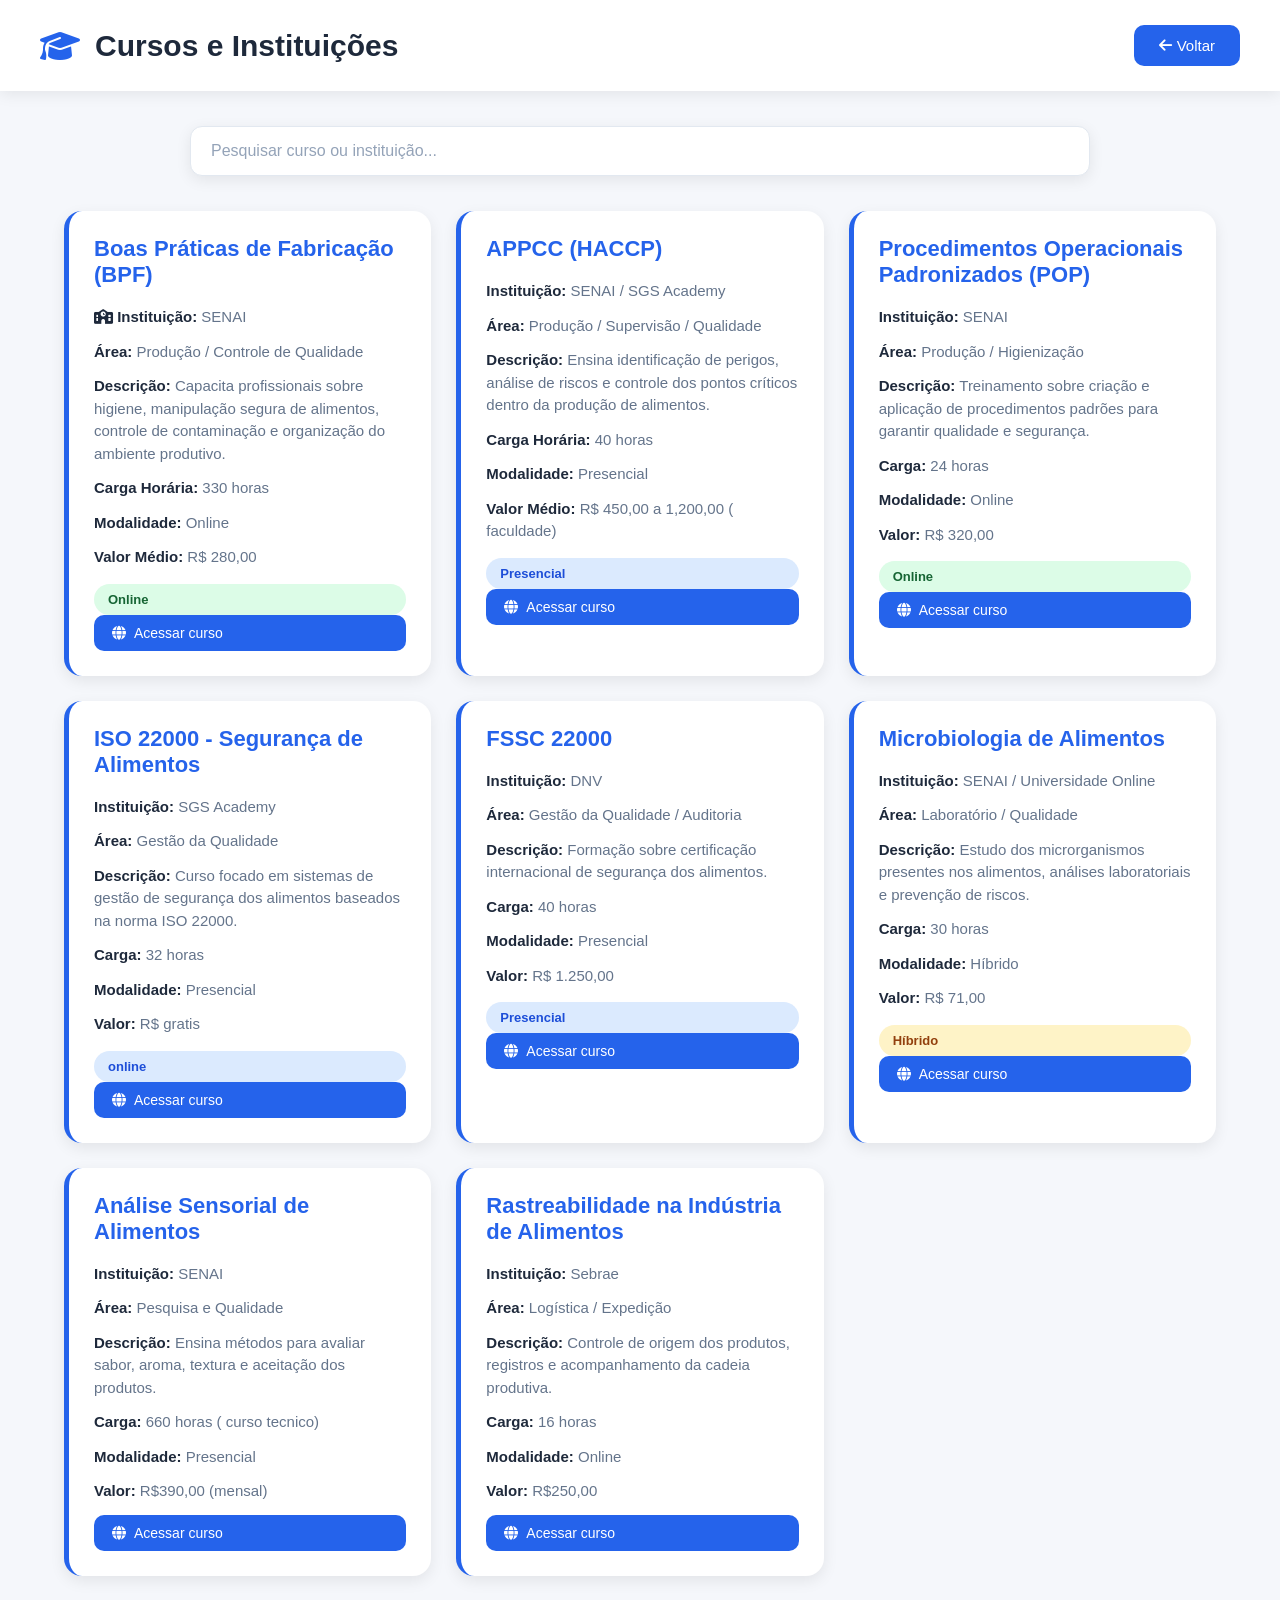
<file: cursos.html>
<!DOCTYPE html>
<html lang="pt-br">

<head>

<meta charset="UTF-8">
<meta name="viewport" content="width=device-width, initial-scale=1.0">

<title>Cursos e Instituições</title>


<link rel="stylesheet" href="inst.css">

<link rel="stylesheet" 
href="https://cdnjs.cloudflare.com/ajax/libs/font-awesome/6.5.0/css/all.min.css">


</head>


<body>


<header class="topo">

<h1>
<i class="fa-solid fa-graduation-cap"></i>
Cursos e Instituições
</h1>


<button class="btn-voltar" onclick="voltarDashboard()">
<i class="fa-solid fa-arrow-left"></i>
Voltar
</button>


</header>




<main>


<div class="pesquisa">


<input 
type="text"
id="pesquisa"
placeholder="Pesquisar curso ou instituição..."
onkeyup="pesquisarCurso()">


</div>





<section id="listaCursos">



<!-- BPF -->

<div class="card-curso">

<h2>
Boas Práticas de Fabricação (BPF)
</h2>


<p>
<b><i class="fa-solid fa-school"></i> Instituição:</b>
SENAI
</p>


<p>
<b>Área:</b>
Produção / Controle de Qualidade
</p>


<p>
<b>Descrição:</b>
Capacita profissionais sobre higiene, manipulação segura de alimentos,
controle de contaminação e organização do ambiente produtivo.
</p>


<p>
<b>Carga Horária:</b>
330 horas
</p>


<p>
<b>Modalidade:</b>
Online
</p>


<p>
<b>Valor Médio:</b>
R$ 280,00 
</p>


<span class="tag-online">
Online
</span>

<a 
    href="https://cursos.sesisenai.org.br/cursos-profissionalizantes/boas-praticas-de-fabricacao-de-alimentos-e-bebidas/4102"
    target="_blank"
    class="btn-site">

        <i class="fa-solid fa-globe"></i>

        Acessar curso

</a>

</div>






<!-- APPCC -->

<div class="card-curso">


<h2>
APPCC (HACCP)
</h2>


<p>
<b>Instituição:</b>
SENAI / SGS Academy
</p>


<p>
<b>Área:</b>
Produção / Supervisão / Qualidade
</p>


<p>
<b>Descrição:</b>
Ensina identificação de perigos, análise de riscos e controle dos pontos
críticos dentro da produção de alimentos.
</p>


<p>
<b>Carga Horária:</b>
40 horas
</p>


<p>
<b>Modalidade:</b>
Presencial
</p>


<p>
<b>Valor Médio:</b>
R$ 450,00 a 1,200,00 ( faculdade)
</p>


<span class="tag-presencial">
Presencial
</span>


<a 
    href="https://www.sgsacademy.com.br/produto/haccpintr-ead-1659992682689/haccp-analise-de-perigos-e-pontos-criticos-de-controle-introducao"
    target="_blank"
    class="btn-site">

        <i class="fa-solid fa-globe"></i>

        Acessar curso

</a>


</div>






<!-- POP -->


<div class="card-curso">


<h2>
Procedimentos Operacionais Padronizados (POP)
</h2>


<p>
<b>Instituição:</b>
SENAI
</p>


<p>
<b>Área:</b>
Produção / Higienização
</p>


<p>
<b>Descrição:</b>
Treinamento sobre criação e aplicação de procedimentos padrões
para garantir qualidade e segurança.
</p>


<p>
<b>Carga:</b>
24 horas
</p>


<p>
<b>Modalidade:</b>
Online
</p>


<p>
<b>Valor:</b>
R$ 320,00
</p>


<span class="tag-online">
Online
</span>

<a 
    href="https://cursos.sesisenai.org.br/cursos-profissionalizantes/boas-praticas-de-fabricacao-de-alimentos-e-bebidas/4102"
    target="_blank"
    class="btn-site">

        <i class="fa-solid fa-globe"></i>

        Acessar curso

</a>



</div>







<!-- ISO -->


<div class="card-curso">


<h2>
ISO 22000 - Segurança de Alimentos
</h2>


<p>
<b>Instituição:</b>
SGS Academy
</p>


<p>
<b>Área:</b>
Gestão da Qualidade
</p>


<p>
<b>Descrição:</b>
Curso focado em sistemas de gestão de segurança dos alimentos
baseados na norma ISO 22000.
</p>


<p>
<b>Carga:</b>
32 horas
</p>


<p>
<b>Modalidade:</b>
Presencial
</p>


<p>
<b>Valor:</b>
R$ gratis
</p>


<span class="tag-presencial">
online
</span>

<a 
    href="https://learning.sgs.com/lmt/clmscatalogdetails.prMain?in_sessionid=&in_offeringId=53405657&in_from_module=CLMSSHARE.PRMAIN~CLMSLEARNINGPATHDETAILS.PRMAIN&in_language_identifier=pt-br&site=sgsssc&in_region=za"
    target="_blank"
    class="btn-site">

        <i class="fa-solid fa-globe"></i>

        Acessar curso

</a>




</div>







<!-- FSSC -->


<div class="card-curso">


<h2>
FSSC 22000
</h2>


<p>
<b>Instituição:</b>
DNV
</p>


<p>
<b>Área:</b>
Gestão da Qualidade / Auditoria
</p>


<p>
<b>Descrição:</b>
Formação sobre certificação internacional de segurança dos alimentos.
</p>


<p>
<b>Carga:</b>
40 horas
</p>


<p>
<b>Modalidade:</b>
Presencial
</p>


<p>
<b>Valor:</b>
R$ 1.250,00
</p>


<span class="tag-presencial">
Presencial
</span>

<a 
    href="https://www.dnv.com.br/training/iso-9001-induction-course/"
    target="_blank"
    class="btn-site">

        <i class="fa-solid fa-globe"></i>

        Acessar curso

</a>


</div>







<!-- MICROBIOLOGIA -->


<div class="card-curso">


<h2>
Microbiologia de Alimentos
</h2>


<p>
<b>Instituição:</b>
SENAI / Universidade Online
</p>


<p>
<b>Área:</b>
Laboratório / Qualidade
</p>


<p>
<b>Descrição:</b>
Estudo dos microrganismos presentes nos alimentos,
análises laboratoriais e prevenção de riscos.
</p>


<p>
<b>Carga:</b>
30 horas
</p>


<p>
<b>Modalidade:</b>
Híbrido
</p>


<p>
<b>Valor:</b>
R$ 71,00
</p>


<span class="tag-hibrido">
Híbrido
</span>

<a 
    href="https://cursos.sesisenai.org.br/cursos-profissionalizantes/higiene-do-alimento-microbiologia-de-alimentos/ead/3808/116744"
    target="_blank"
    class="btn-site">

        <i class="fa-solid fa-globe"></i>

        Acessar curso

</a>


</div>







<!-- ANALISE SENSORIAL -->


<div class="card-curso">


<h2>
Análise Sensorial de Alimentos
</h2>


<p>
<b>Instituição:</b>
SENAI
</p>


<p>
<b>Área:</b>
Pesquisa e Qualidade
</p>


<p>
<b>Descrição:</b>
Ensina métodos para avaliar sabor, aroma, textura e aceitação dos produtos.
</p>


<p>
<b>Carga:</b>
660 horas ( curso tecnico)
</p>


<p>
<b>Modalidade:</b>
Presencial
</p>


<p>
<b>Valor:</b>
R$390,00 (mensal)
</p>

<a 
    href="https://cursos.sesisenai.org.br/graduacao/superior-de-tecnologia-em-alimentos/4720"
    target="_blank"
    class="btn-site">

        <i class="fa-solid fa-globe"></i>

        Acessar curso
</a>


</div>






<!-- RASTREABILIDADE -->


<div class="card-curso">


<h2>
Rastreabilidade na Indústria de Alimentos
</h2>


<p>
<b>Instituição:</b>
Sebrae
</p>


<p>
<b>Área:</b>
Logística / Expedição
</p>


<p>
<b>Descrição:</b>
Controle de origem dos produtos, registros e acompanhamento
da cadeia produtiva.
</p>


<p>
<b>Carga:</b>
16 horas
</p>


<p>
<b>Modalidade:</b>
Online
</p>


<p>
<b>Valor:</b>
R$250,00
</p>

<a 
    href="https://cursos.sesisenai.org.br/cursos-profissionalizantes/boas-praticas-de-fabricacao-de-alimentos-e-bebidas/4102"
    target="_blank"
    class="btn-site">

        <i class="fa-solid fa-globe"></i>

        Acessar curso
</a>


</div>






</section>



</main>





<script>


function voltarDashboard(){

window.location.href="index.html";

}




function pesquisarCurso(){


let pesquisa =
document.getElementById("pesquisa")
.value
.toLowerCase();



let cards =
document.querySelectorAll(".card-curso");



cards.forEach(card=>{


let texto =
card.innerText.toLowerCase();



if(texto.includes(pesquisa)){

card.style.display="block";

}else{

card.style.display="none";

}


});


}



</script>



</body>

</html>
</file>
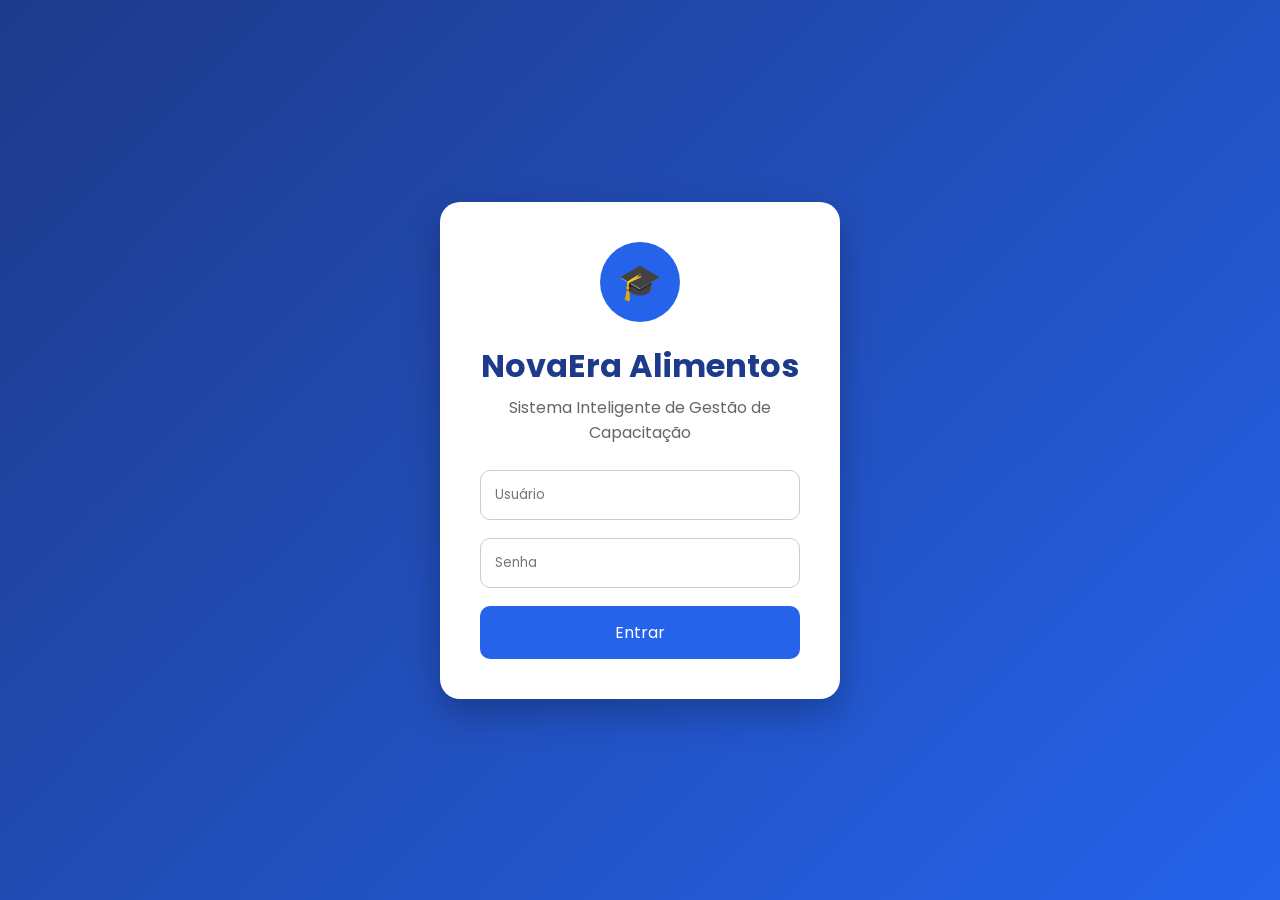
<file: login.html>
<!DOCTYPE html>
<html lang="pt-br">

<head>
    <meta charset="UTF-8">
    <meta name="viewport" content="width=device-width, initial-scale=1.0">
    <title>NovaEra Alimentos</title>

    <link href="https://fonts.googleapis.com/css2?family=Poppins:wght@300;400;500;600;700&display=swap" rel="stylesheet">

    <style>
        *{
            margin:0;
            padding:0;
            box-sizing:border-box;
            font-family:'Poppins',sans-serif;
        }

        body{
            background:linear-gradient(135deg,#1E3A8A,#2563EB);
            height:100vh;
            display:flex;
            justify-content:center;
            align-items:center;
        }

        .login{
            width:400px;
            background:#fff;
            padding:40px;
            border-radius:20px;
            box-shadow:0 15px 35px rgba(0,0,0,.25);
            text-align:center;
        }

        .logo{
            width:80px;
            height:80px;
            margin:auto;
            border-radius:50%;
            background:#2563EB;
            color:white;
            display:flex;
            justify-content:center;
            align-items:center;
            font-size:35px;
            margin-bottom:20px;
        }

        h1{
            color:#1E3A8A;
            margin-bottom:5px;
        }

        p{
            color:#666;
            margin-bottom:25px;
        }

        .input{
            width:100%;
            margin-bottom:18px;
        }

        .input input{
            width:100%;
            padding:14px;
            border:1px solid #ccc;
            border-radius:10px;
            outline:none;
            transition:.3s;
        }

        .input input:focus{
            border-color:#2563EB;
        }

        button{
            width:100%;
            padding:14px;
            border:none;
            border-radius:10px;
            background:#2563EB;
            color:white;
            font-size:16px;
            cursor:pointer;
            transition:.3s;
        }

        button:hover{
            background:#1E40AF;
        }

        .demo{
            margin-top:20px;
            background:#EFF6FF;
            padding:15px;
            border-radius:10px;
            font-size:14px;
        }

        .erro{
            margin-top:15px;
            color:red;
            display:none;
        }

        .mensagem{

            margin-top:15px;

            color:#16a34a;

            font-weight:600;

            display:none;

        }
    </style>

</head>

<body>

    <div class="login">

        <div class="logo">
            🎓
        </div>

        <h1>NovaEra Alimentos</h1>

        <p>Sistema Inteligente de Gestão de Capacitação</p>

        <div class="input">
            <input
                type="text"
                id="usuario"
                placeholder="Usuário">
        </div>

        <div class="input">
            <input
                type="password"
                id="senha"
                placeholder="Senha">
        </div>

        <button onclick="login()">
            Entrar
        </button>

        <div class="mensagem" id="mensagem"></div>


        <div class="erro" id="erro">
            Usuário ou senha incorretos.
        </div>

        
    </div>

<script>

function login(){

    let usuario = document.getElementById("usuario").value;

    let senha = document.getElementById("senha").value;


    if(usuario=="admin" && senha=="1357"){


        let mensagem = document.getElementById("mensagem");


        mensagem.innerHTML = "✅ Login realizado com sucesso!";

        mensagem.style.display="block";


        // salva usuário logado
        localStorage.setItem("usuarioLogado", usuario);



        setTimeout(()=>{

            window.location="index.html";

        },1500);



    }


    else{


        document.getElementById("erro").style.display="block";


    }

}

</script>

</body>
</html>
</file>
<file: inst.css>
*{
    margin:0;
    padding:0;
    box-sizing:border-box;
    font-family:'Poppins', Arial, sans-serif;
}





body{

    background:#f5f7fb;

    color:#1e293b;

    min-height:100vh;

}






.topo{


    width:100%;

    padding:25px 40px;


    display:flex;

    justify-content:space-between;

    align-items:center;


    background:white;


    box-shadow:0 3px 15px rgba(0,0,0,0.08);


}




.topo h1{


    font-size:30px;

    display:flex;

    align-items:center;

    gap:15px;


    color:#1e293b;


}



.topo h1 i{


    color:#2563eb;

    font-size:32px;


}







.btn-voltar{


    background:#2563eb;


    color:white;


    border:none;


    padding:12px 25px;


    border-radius:10px;


    cursor:pointer;


    font-size:15px;


    transition:.3s;


}



.btn-voltar:hover{


    background:#1d4ed8;


    transform:translateY(-2px);


}








.pesquisa{


    width:90%;


    max-width:900px;


    margin:35px auto;


}



.pesquisa input{


    width:100%;


    padding:15px 20px;


    border-radius:12px;


    border:1px solid #e2e8f0;


    outline:none;


    font-size:16px;


    background:white;


    color:#1e293b;


    box-shadow:0 4px 15px rgba(0,0,0,0.08);


}



.pesquisa input::placeholder{


    color:#94a3b8;


}



#listaCursos{


    width:90%;


    margin:auto;


    display:grid;


    grid-template-columns:repeat(auto-fit,minmax(320px,1fr));


    gap:25px;


    padding-bottom:50px;


}



.card-curso{


    background:white;


    padding:25px;


    border-radius:18px;


    border-left:5px solid #2563eb;


    box-shadow:0 5px 15px rgba(0,0,0,0.08);


    transition:.3s;


}




.card-curso:hover{


    transform:translateY(-5px);


    box-shadow:0 10px 25px rgba(0,0,0,0.15);


}





.card-curso h2{


    color:#2563eb;


    font-size:22px;


    margin-bottom:18px;


}




.card-curso p{


    margin:12px 0;


    color:#64748b;


    line-height:1.5;


    font-size:15px;


}




.card-curso b{


    color:#1e293b;


}






.tag-online,
.tag-presencial,
.tag-hibrido{


    display:inline-block;


    margin-top:15px;


    padding:7px 15px;


    border-radius:20px;


    font-size:13px;


    font-weight:bold;


}



.tag-online{


    background:#dcfce7;


    color:#166534;


}




.tag-presencial{


    background:#dbeafe;


    color:#1d4ed8;


}




.tag-hibrido{


    background:#fef3c7;


    color:#92400e;


}






@media(max-width:700px){


.topo{


    padding:20px;


    flex-direction:column;


    gap:20px;


}



.topo h1{


    font-size:23px;


}



#listaCursos{


    width:95%;


}



.card-curso{


    padding:20px;


}


}


.rodape-card{

    margin-top:20px;

    display:flex;

    justify-content:space-between;

    align-items:center;

    gap:15px;

    flex-wrap:wrap;

}





.tag-online,
.tag-presencial,
.tag-hibrido{


    display:flex;

    align-items:center;

    gap:7px;


    padding:8px 14px;


    border-radius:20px;


    font-size:13px;


    font-weight:bold;


}





.tag-online{


    background:#dcfce7;

    color:#166534;


}





.btn-site{


    display:flex;


    align-items:center;


    gap:8px;


    background:#2563eb;


    color:white;


    text-decoration:none;


    padding:10px 18px;


    border-radius:10px;


    font-size:14px;


    font-weight:500;


    transition:0.3s;


}



.btn-site:hover{


    background:#1d4ed8;


    transform:translateY(-3px);


    box-shadow:0 5px 12px rgba(37,99,235,0.3);


}
</file>
